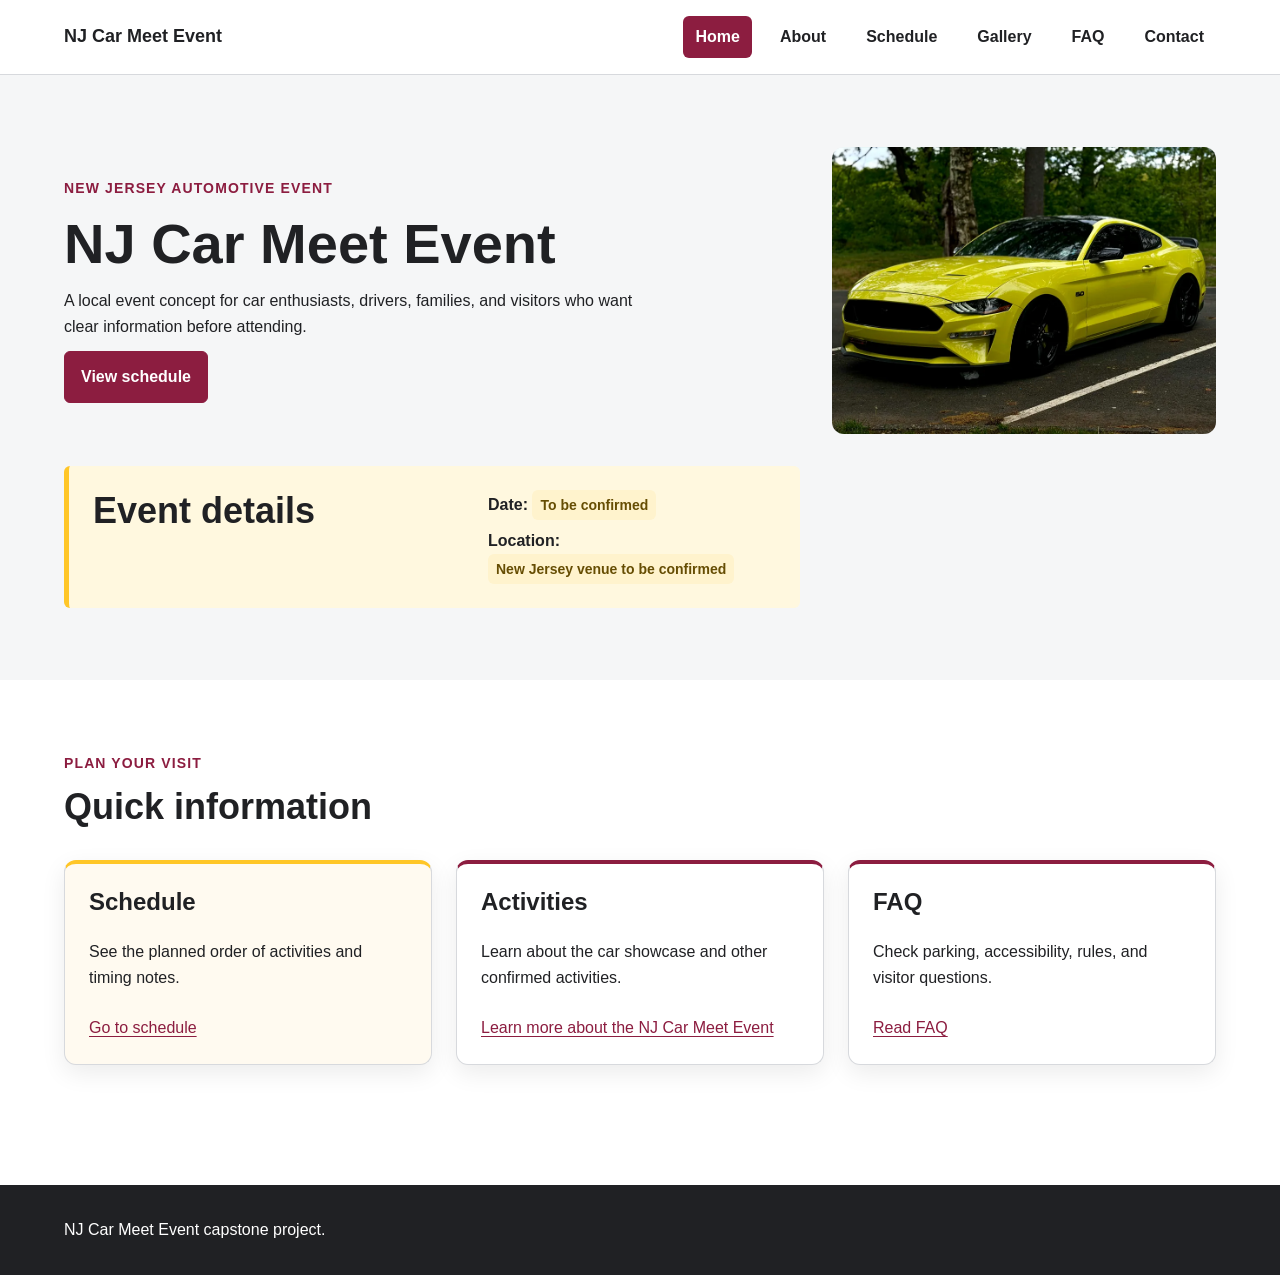
<file: index.html>
<!DOCTYPE html>

<html lang="en">
<head>
<meta charset="utf-8"/>
<meta content="width=device-width, initial-scale=1" name="viewport"/>
<title>NJ Car Meet Event | Home</title>
<meta content="Explore the NJ Car Meet Event, a local event concept with a draft schedule, car-focused activities, and visitor information." name="description"/><link href="https://jeanfortuna.github.io/nj-car-meet-event/" rel="canonical"/><meta content="NJ Car Meet Event" property="og:title"/><meta content="A local event concept for car enthusiasts, drivers, families, and visitors who want clear information before attending." property="og:description"/><meta content="https://jeanfortuna.github.io/nj-car-meet-event/" property="og:url"/><meta content="website" property="og:type"/><meta content="https://jeanfortuna.github.io/nj-car-meet-event/assets/images/mustang-wide-883.webp" property="og:image"/><meta content="883" property="og:image:width"/><meta content="660" property="og:image:height"/><meta content="Yellow Mustang GT parked outdoors with trees in the background" property="og:image:alt"/><link href="css/styles.css" rel="stylesheet"/>
<script type="application/ld+json">
{
  "@context": "https://schema.org",
  "@type": "WebPage",
  "name": "NJ Car Meet Event",
  "description": "A local event concept for car enthusiasts, drivers, families, and visitors who want clear information before attending.",
  "url": "https://jeanfortuna.github.io/nj-car-meet-event/",
  "image": "https://jeanfortuna.github.io/nj-car-meet-event/assets/images/mustang-wide-883.webp"
}
</script></head>
<body>
<a class="skip-link" href="#main-content">Skip to main content</a>
<header class="site-header">
<div class="container site-header__inner">
<a class="site-logo" href="index.html">NJ Car Meet Event</a>
<nav aria-label="Main navigation">
<ul class="site-nav__list">
<li><a aria-current="page" class="site-nav__link" href="index.html">Home</a></li>
<li><a class="site-nav__link" href="about.html">About</a></li>
<li><a class="site-nav__link" href="schedule.html">Schedule</a></li>
<li><a class="site-nav__link" href="gallery.html">Gallery</a></li>
<li><a class="site-nav__link" href="faq.html">FAQ</a></li>
<li><a class="site-nav__link" href="contact.html">Contact</a></li>
</ul>
</nav>
</div>
</header>
<main id="main-content">
<section class="hero">
<div class="container hero__grid">
<div class="u-stack-sm">
<p class="page-heading__eyebrow">New Jersey automotive event</p>
<h1>NJ Car Meet Event</h1>
<p>A local event concept for car enthusiasts, drivers, families, and visitors who want clear information before attending.</p>
<p><a class="button" href="schedule.html">View schedule</a></p>
</div>
<figure class="hero-media">
<img alt="Yellow Mustang GT parked outdoors with trees in the background" fetchpriority="high" height="660" sizes="(min-width: 64rem) 50vw, 100vw" src="assets/images/mustang-wide-883.webp" srcset="assets/images/mustang-wide-480.webp 480w, assets/images/mustang-wide-883.webp 883w" width="883"/>
</figure>
<div class="event-details-shell">
<div class="event-details">
<h2>Event details</h2>
<div class="event-details__facts">
<p><strong>Date:</strong> <span class="status" data-status="pending">To be confirmed</span></p>
<p><strong>Location:</strong> <span class="status" data-status="pending">New Jersey venue to be confirmed</span></p>
</div>
</div>
</div>
</div>
</section>
<section class="section">
<div class="container">
<div class="page-heading">
<p class="page-heading__eyebrow">Plan your visit</p>
<h2>Quick information</h2>
</div>
<div class="grid grid--cards">
<article class="event-card event-card--featured">
<h3>Schedule</h3>
<p>See the planned order of activities and timing notes.</p>
<a href="schedule.html">Go to schedule</a>
</article>
<article class="event-card">
<h3>Activities</h3>
<p>Learn about the car showcase and other confirmed activities.</p>
<a href="about.html">Learn more about the NJ Car Meet Event</a>
</article>
<article class="event-card">
<h3>FAQ</h3>
<p>Check parking, accessibility, rules, and visitor questions.</p>
<a href="faq.html">Read FAQ</a>
</article>
</div>
</div>
</section>
</main>
<footer class="site-footer">
<div class="container">
<p>NJ Car Meet Event capstone project.</p>
</div>
</footer>
</body>
</html>
</file>
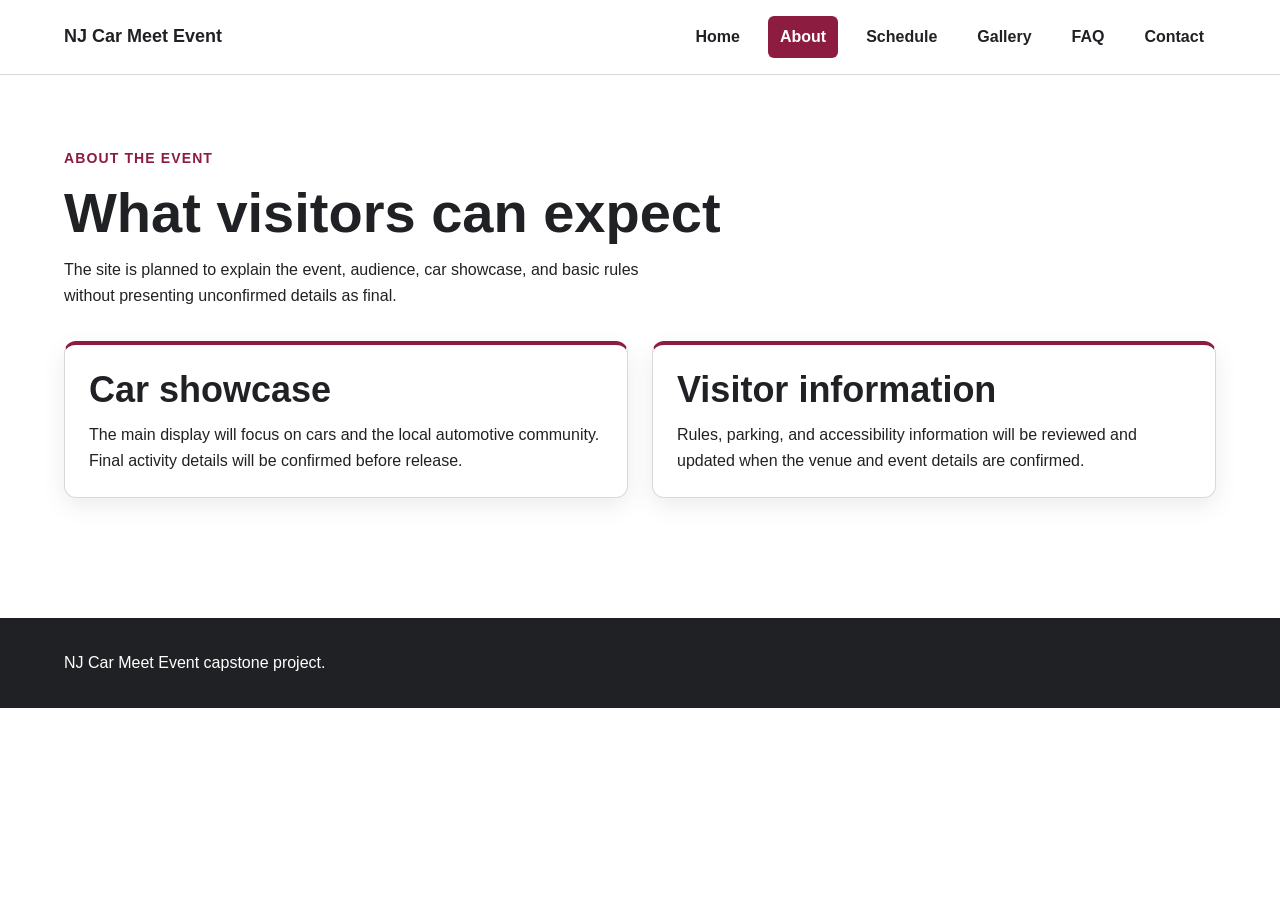
<file: about.html>
<!DOCTYPE html>

<html lang="en">
<head>
<meta charset="utf-8"/>
<meta content="width=device-width, initial-scale=1" name="viewport"/>
<title>NJ Car Meet Event | About</title>
<meta content="Learn what visitors can expect from the NJ Car Meet Event, including the car showcase and visitor information still being confirmed." name="description"/><link href="https://jeanfortuna.github.io/nj-car-meet-event/about.html" rel="canonical"/><link href="css/styles.css" rel="stylesheet"/>
</head>
<body>
<a class="skip-link" href="#main-content">Skip to main content</a>
<header class="site-header"><div class="container site-header__inner"><a class="site-logo" href="index.html">NJ Car Meet Event</a><nav aria-label="Main navigation"><ul class="site-nav__list"><li><a class="site-nav__link" href="index.html">Home</a></li><li><a aria-current="page" class="site-nav__link" href="about.html">About</a></li><li><a class="site-nav__link" href="schedule.html">Schedule</a></li><li><a class="site-nav__link" href="gallery.html">Gallery</a></li><li><a class="site-nav__link" href="faq.html">FAQ</a></li><li><a class="site-nav__link" href="contact.html">Contact</a></li></ul></nav></div></header>
<main class="section" id="main-content"><div class="container"><div class="page-heading"><p class="page-heading__eyebrow">About the event</p><h1>What visitors can expect</h1><p>The site is planned to explain the event, audience, car showcase, and basic rules without presenting unconfirmed details as final.</p></div><div class="grid grid--two"><article class="event-card"><h2>Car showcase</h2><p>The main display will focus on cars and the local automotive community. Final activity details will be confirmed before release.</p></article><article class="event-card"><h2>Visitor information</h2><p>Rules, parking, and accessibility information will be reviewed and updated when the venue and event details are confirmed.</p></article></div></div></main>
<footer class="site-footer"><div class="container"><p>NJ Car Meet Event capstone project.</p></div></footer>
</body></html>
</file>
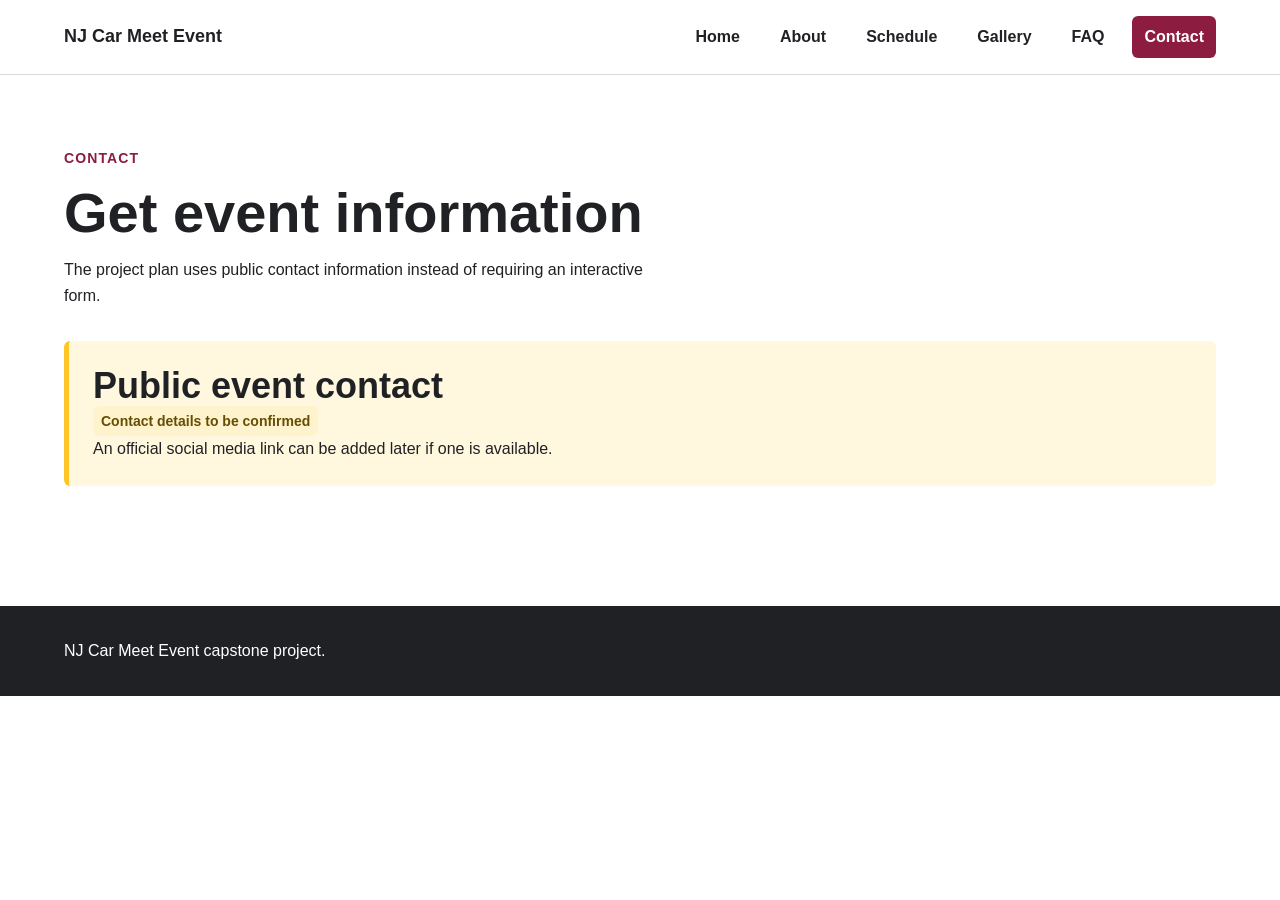
<file: contact.html>
<!DOCTYPE html>

<html lang="en">
<head><meta charset="utf-8"/><meta content="width=device-width, initial-scale=1" name="viewport"/><title>NJ Car Meet Event | Contact</title><meta content="Review the NJ Car Meet Event contact plan, including public event contact information that is still to be confirmed." name="description"/><link href="https://jeanfortuna.github.io/nj-car-meet-event/contact.html" rel="canonical"/><link href="css/styles.css" rel="stylesheet"/></head>
<body>
<a class="skip-link" href="#main-content">Skip to main content</a>
<header class="site-header"><div class="container site-header__inner"><a class="site-logo" href="index.html">NJ Car Meet Event</a><nav aria-label="Main navigation"><ul class="site-nav__list"><li><a class="site-nav__link" href="index.html">Home</a></li><li><a class="site-nav__link" href="about.html">About</a></li><li><a class="site-nav__link" href="schedule.html">Schedule</a></li><li><a class="site-nav__link" href="gallery.html">Gallery</a></li><li><a class="site-nav__link" href="faq.html">FAQ</a></li><li><a aria-current="page" class="site-nav__link" href="contact.html">Contact</a></li></ul></nav></div></header>
<main class="section" id="main-content"><div class="container"><div class="page-heading"><p class="page-heading__eyebrow">Contact</p><h1>Get event information</h1><p>The project plan uses public contact information instead of requiring an interactive form.</p></div><div class="callout"><h2>Public event contact</h2><p><span class="status" data-status="pending">Contact details to be confirmed</span></p><p>An official social media link can be added later if one is available.</p></div></div></main>
<footer class="site-footer"><div class="container"><p>NJ Car Meet Event capstone project.</p></div></footer>
</body></html>
</file>
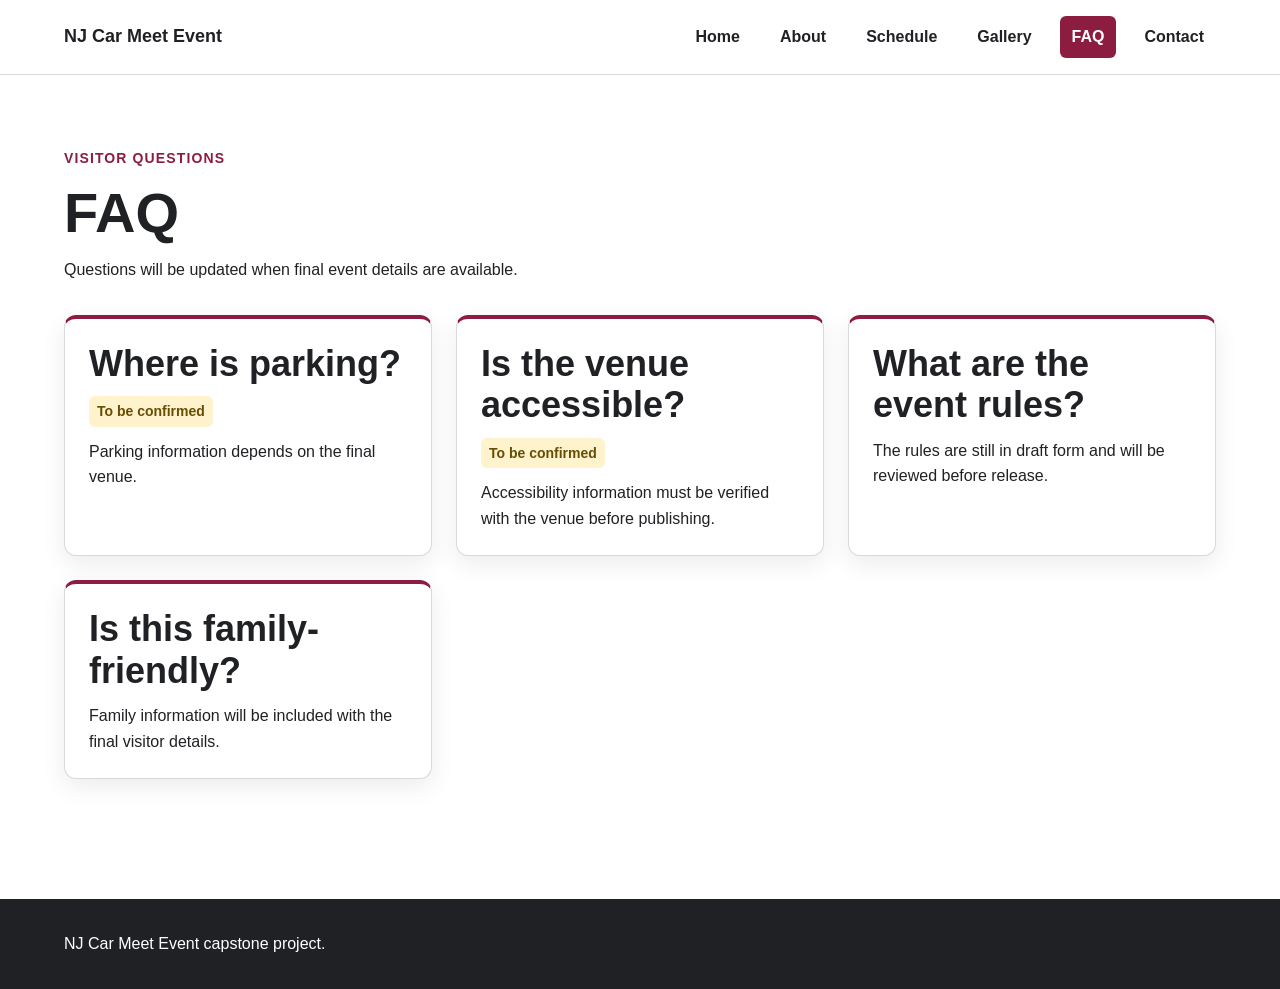
<file: faq.html>
<!DOCTYPE html>

<html lang="en">
<head><meta charset="utf-8"/><meta content="width=device-width, initial-scale=1" name="viewport"/><title>NJ Car Meet Event | FAQ</title><meta content="Read visitor questions about parking, accessibility, event rules, and family information for the NJ Car Meet Event." name="description"/><link href="https://jeanfortuna.github.io/nj-car-meet-event/faq.html" rel="canonical"/><link href="css/styles.css" rel="stylesheet"/></head>
<body>
<a class="skip-link" href="#main-content">Skip to main content</a>
<header class="site-header"><div class="container site-header__inner"><a class="site-logo" href="index.html">NJ Car Meet Event</a><nav aria-label="Main navigation"><ul class="site-nav__list"><li><a class="site-nav__link" href="index.html">Home</a></li><li><a class="site-nav__link" href="about.html">About</a></li><li><a class="site-nav__link" href="schedule.html">Schedule</a></li><li><a class="site-nav__link" href="gallery.html">Gallery</a></li><li><a aria-current="page" class="site-nav__link" href="faq.html">FAQ</a></li><li><a class="site-nav__link" href="contact.html">Contact</a></li></ul></nav></div></header>
<main class="section" id="main-content"><div class="container"><div class="page-heading"><p class="page-heading__eyebrow">Visitor questions</p><h1>FAQ</h1><p>Questions will be updated when final event details are available.</p></div><div class="grid grid--two"><article class="event-card"><h2>Where is parking?</h2><p><span class="status" data-status="pending">To be confirmed</span></p><p>Parking information depends on the final venue.</p></article><article class="event-card"><h2>Is the venue accessible?</h2><p><span class="status" data-status="pending">To be confirmed</span></p><p>Accessibility information must be verified with the venue before publishing.</p></article><article class="event-card"><h2>What are the event rules?</h2><p>The rules are still in draft form and will be reviewed before release.</p></article><article class="event-card"><h2>Is this family-friendly?</h2><p>Family information will be included with the final visitor details.</p></article></div></div></main>
<footer class="site-footer"><div class="container"><p>NJ Car Meet Event capstone project.</p></div></footer>
</body></html>
</file>
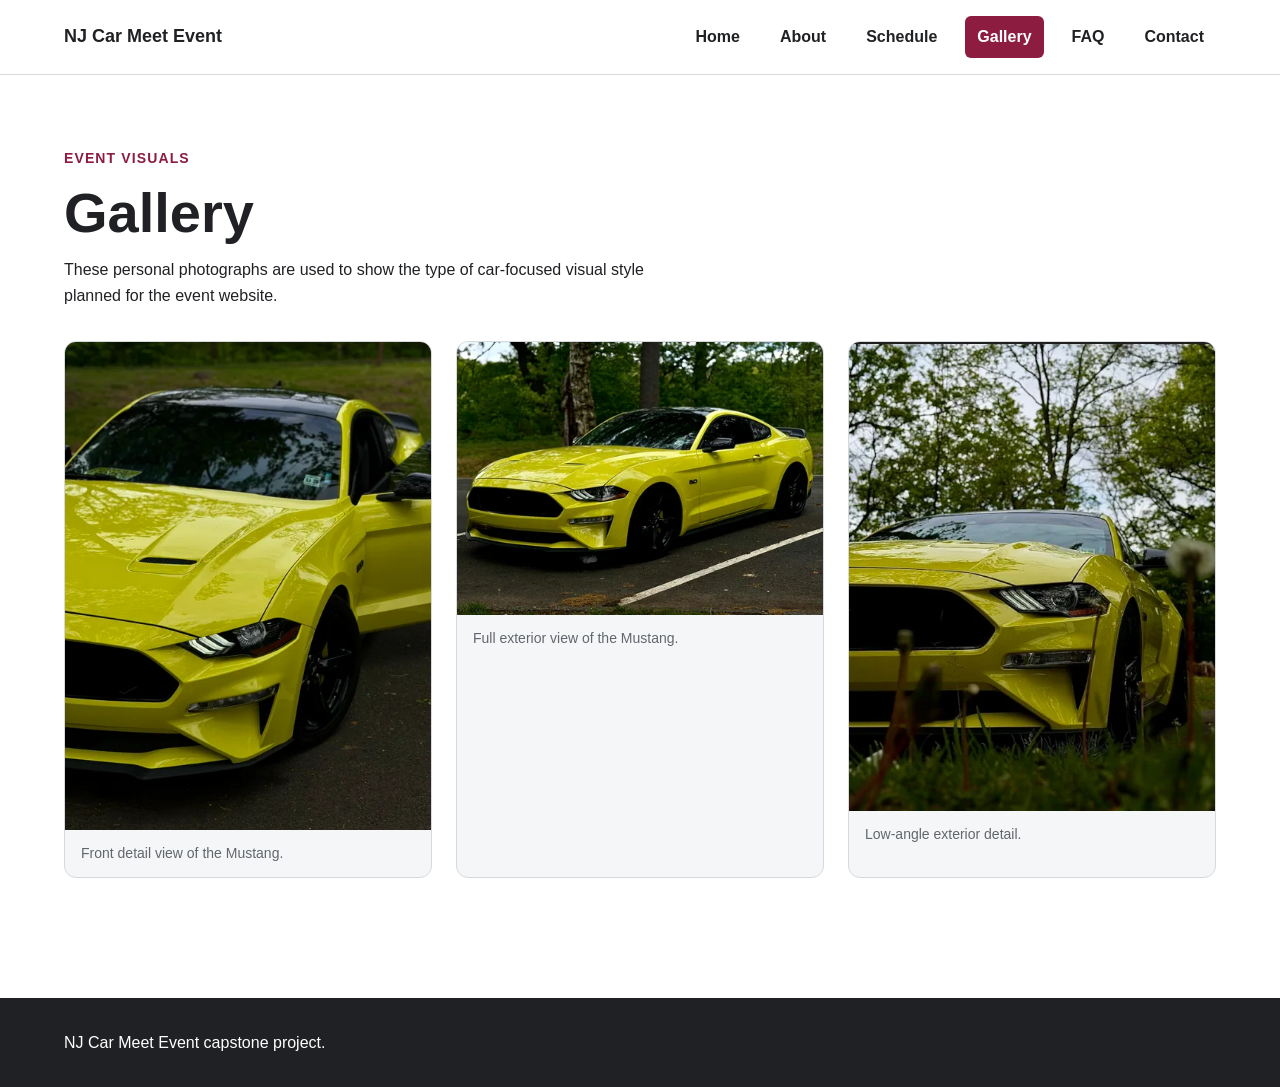
<file: gallery.html>
<!DOCTYPE html>

<html lang="en">
<head>
<meta charset="utf-8"/>
<meta content="width=device-width, initial-scale=1" name="viewport"/>
<title>NJ Car Meet Event | Gallery</title>
<meta content="View personal Mustang photographs used to show the car-focused visual style planned for the NJ Car Meet Event website." name="description"/><link href="https://jeanfortuna.github.io/nj-car-meet-event/gallery.html" rel="canonical"/><link href="css/styles.css" rel="stylesheet"/>
</head>
<body>
<a class="skip-link" href="#main-content">Skip to main content</a>
<header class="site-header"><div class="container site-header__inner"><a class="site-logo" href="index.html">NJ Car Meet Event</a><nav aria-label="Main navigation"><ul class="site-nav__list"><li><a class="site-nav__link" href="index.html">Home</a></li><li><a class="site-nav__link" href="about.html">About</a></li><li><a class="site-nav__link" href="schedule.html">Schedule</a></li><li><a aria-current="page" class="site-nav__link" href="gallery.html">Gallery</a></li><li><a class="site-nav__link" href="faq.html">FAQ</a></li><li><a class="site-nav__link" href="contact.html">Contact</a></li></ul></nav></div></header>
<main class="section" id="main-content">
<div class="container">
<div class="page-heading">
<p class="page-heading__eyebrow">Event visuals</p>
<h1>Gallery</h1>
<p>These personal photographs are used to show the type of car-focused visual style planned for the event website.</p>
</div>
<div class="grid grid--cards">
<figure class="media-block">
<img alt="Front three-quarter view of a yellow Mustang GT with the driver door open" decoding="async" height="661" loading="lazy" sizes="(min-width: 64rem) 33vw, (min-width: 48rem) 50vw, 100vw" src="assets/images/mustang-front-495.webp" srcset="assets/images/mustang-front-320.webp 320w, assets/images/mustang-front-495.webp 495w" width="495"/>
<figcaption>Front detail view of the Mustang.</figcaption>
</figure>
<figure class="media-block">
<img alt="Yellow Mustang GT parked diagonally in an outdoor parking space" decoding="async" height="660" loading="lazy" sizes="(min-width: 64rem) 33vw, (min-width: 48rem) 50vw, 100vw" src="assets/images/mustang-wide-883.webp" srcset="assets/images/mustang-wide-480.webp 480w, assets/images/mustang-wide-883.webp 883w" width="883"/>
<figcaption>Full exterior view of the Mustang.</figcaption>
</figure>
<figure class="media-block">
<img alt="Low-angle front view of a yellow Mustang GT photographed through grass" decoding="async" height="667" loading="lazy" sizes="(min-width: 64rem) 33vw, (min-width: 48rem) 50vw, 100vw" src="assets/images/mustang-low-angle-520.webp" srcset="assets/images/mustang-low-angle-320.webp 320w, assets/images/mustang-low-angle-520.webp 520w" width="520"/>
<figcaption>Low-angle exterior detail.</figcaption>
</figure>
</div>
</div>
</main>
<footer class="site-footer"><div class="container"><p>NJ Car Meet Event capstone project.</p></div></footer>
</body>
</html>
</file>
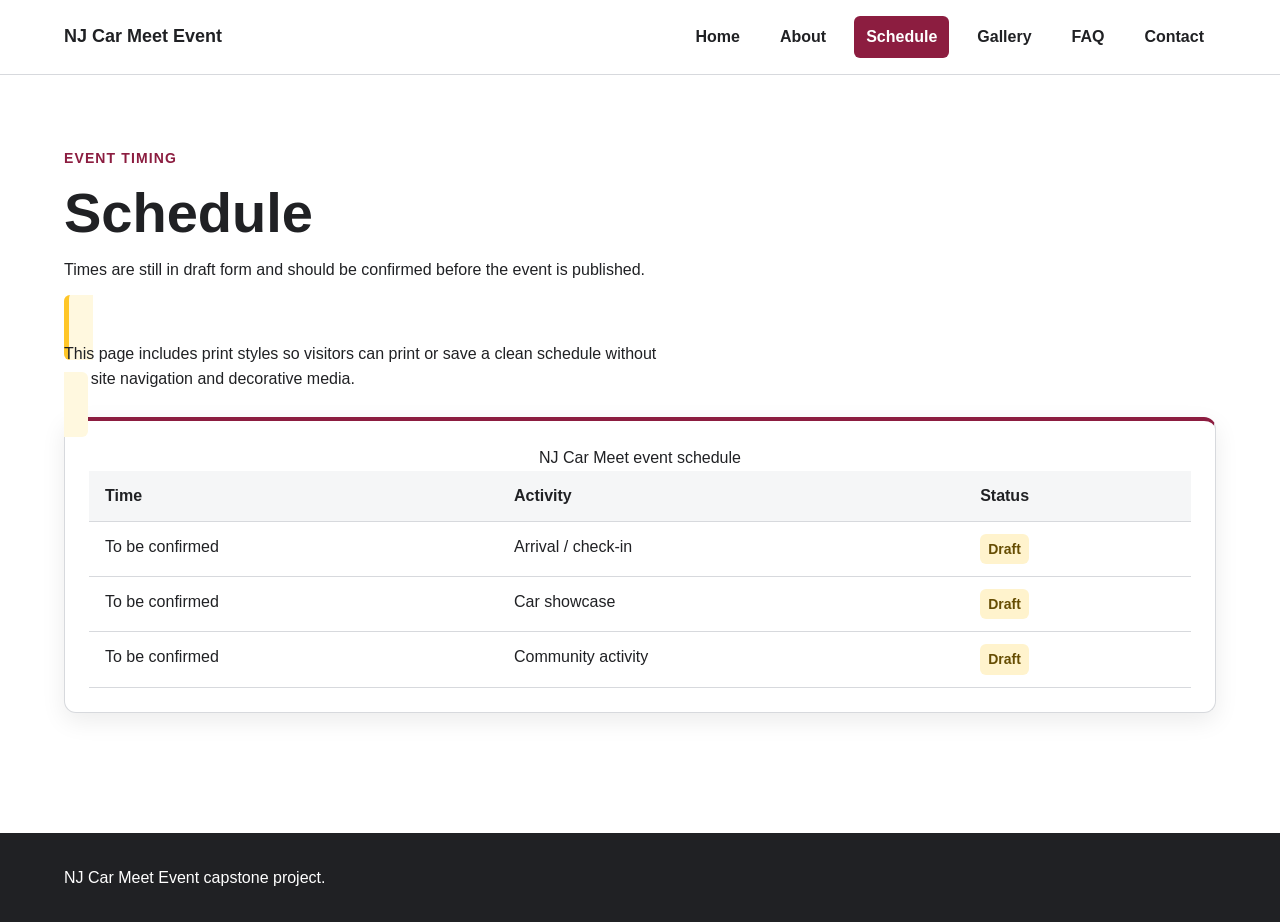
<file: schedule.html>
<!DOCTYPE html>

<html lang="en">
<head>
<meta charset="utf-8"/>
<meta content="width=device-width, initial-scale=1" name="viewport"/>
<title>NJ Car Meet Event | Schedule</title>
<meta content="View the draft NJ Car Meet Event schedule for arrival and check-in, the car showcase, and community activity." name="description"/><link href="https://jeanfortuna.github.io/nj-car-meet-event/schedule.html" rel="canonical"/><link href="css/styles.css" rel="stylesheet"/>
</head>
<body>
<a class="skip-link" href="#main-content">Skip to main content</a>
<header class="site-header"><div class="container site-header__inner"><a class="site-logo" href="index.html">NJ Car Meet Event</a><nav aria-label="Main navigation"><ul class="site-nav__list"><li><a class="site-nav__link" href="index.html">Home</a></li><li><a class="site-nav__link" href="about.html">About</a></li><li><a aria-current="page" class="site-nav__link" href="schedule.html">Schedule</a></li><li><a class="site-nav__link" href="gallery.html">Gallery</a></li><li><a class="site-nav__link" href="faq.html">FAQ</a></li><li><a class="site-nav__link" href="contact.html">Contact</a></li></ul></nav></div></header>
<main class="section" id="main-content"><div class="container"><div class="page-heading"><p class="page-heading__eyebrow">Event timing</p><h1>Schedule</h1><p>Times are still in draft form and should be confirmed before the event is published.</p></div><div class="callout u-no-print"><p>This page includes print styles so visitors can print or save a clean schedule without the site navigation and decorative media.</p></div><div class="event-card"><table class="schedule-table"><caption>NJ Car Meet event schedule</caption><thead><tr><th scope="col">Time</th><th scope="col">Activity</th><th scope="col">Status</th></tr></thead><tbody><tr><td>To be confirmed</td><td>Arrival / check-in</td><td><span class="status" data-status="pending">Draft</span></td></tr><tr><td>To be confirmed</td><td>Car showcase</td><td><span class="status" data-status="pending">Draft</span></td></tr><tr><td>To be confirmed</td><td>Community activity</td><td><span class="status" data-status="pending">Draft</span></td></tr></tbody></table></div></div></main>
<footer class="site-footer"><div class="container"><p>NJ Car Meet Event capstone project.</p></div></footer>
</body></html>
</file>
<file: css/styles.css>
/* NJ Car Meet Event - Responsive Layout Extension */

@layer reset, base, layout, components, utilities, states, overrides;

@layer reset {
  *, *::before, *::after {
    box-sizing: border-box;
  }

  html {
    scroll-behavior: smooth;
  }

  body,
  h1,
  h2,
  h3,
  p,
  ul,
  ol,
  figure {
    margin: 0;
  }

  ul,
  ol {
    padding: 0;
  }

  img {
    display: block;
    max-inline-size: 100%;
    block-size: auto;
  }
}

@layer base {
  :root {
    /* Color tokens */
    --color-brand: #8c1d40;
    --color-brand-strong: #65152e;
    --color-accent: #ffc627;
    --color-text: #202124;
    --color-muted: #62666d;
    --color-surface: #ffffff;
    --color-surface-soft: #f5f6f7;
    --color-border: #d7d9dd;
    --color-focus: #005fcc;

    /* Type tokens */
    --font-body: Arial, Helvetica, sans-serif;
    --font-heading: Arial, Helvetica, sans-serif;
    --text-sm: 0.875rem;
    --text-base: 1rem;
    --text-lg: 1.125rem;
    --text-xl: 1.5rem;
    --text-2xl: clamp(2rem, 5vw, 3.5rem);
    --line-body: 1.6;
    --line-heading: 1.15;
    --measure: 68ch;

    /* Spacing tokens */
    --space-1: 0.25rem;
    --space-2: 0.5rem;
    --space-3: 0.75rem;
    --space-4: 1rem;
    --space-5: 1.5rem;
    --space-6: 2rem;
    --space-7: 3rem;
    --space-8: 4rem;
    --section-space: clamp(2.5rem, 6vw, 4.5rem);

    /* Shape and layout tokens */
    --border-thin: 1px solid var(--color-border);
    --radius-sm: 0.375rem;
    --radius-md: 0.75rem;
    --shadow-card: 0 0.5rem 1.5rem rgb(0 0 0 / 0.08);
    --content-max: 72rem;

    /* Focus token */
    --focus-ring: 3px solid var(--color-focus);
    --focus-offset: 3px;
  }

  body {
    min-block-size: 100vh;
    background: var(--color-surface);
    color: var(--color-text);
    font-family: var(--font-body);
    font-size: var(--text-base);
    line-height: var(--line-body);
  }

  h1,
  h2,
  h3 {
    color: var(--color-text);
    font-family: var(--font-heading);
    line-height: var(--line-heading);
  }

  h1 {
    font-size: var(--text-2xl);
  }

  h2 {
    font-size: clamp(1.5rem, 3vw, 2.25rem);
  }

  h3 {
    font-size: var(--text-xl);
  }

  p {
    max-inline-size: var(--measure);
  }

  a {
    color: var(--color-brand);
    text-underline-offset: 0.18em;
  }

  a:hover {
    color: var(--color-brand-strong);
  }
}

@layer layout {
  .container {
    inline-size: min(100% - 2rem, var(--content-max));
    margin-inline: auto;
  }

  .site-header {
    border-block-end: var(--border-thin);
    background: var(--color-surface);
  }

  .site-header__inner {
    display: flex;
    flex-direction: column;
    gap: var(--space-4);
    padding-block: var(--space-4);
  }

  .site-nav__list {
    display: flex;
    flex-wrap: wrap;
    gap: var(--space-2) var(--space-4);
    list-style: none;
  }

  .hero {
    padding-block: var(--section-space);
    background: var(--color-surface-soft);
  }

  .hero__grid {
    display: grid;
    gap: var(--space-6);
  }

  .section {
    padding-block: var(--section-space);
  }

  .section + .section {
    border-block-start: var(--border-thin);
  }

  .grid {
    display: grid;
    gap: var(--space-5);
  }

  /* Intrinsic card layout: columns appear only when each card has enough room. */
  .grid--cards {
    grid-template-columns: repeat(auto-fit, minmax(min(100%, 16rem), 1fr));
  }

  /* Second meaningful grid: content column stays flexible and never gets too narrow. */
  .grid--two {
    grid-template-columns: repeat(auto-fit, minmax(min(100%, 22rem), 1fr));
  }

  .site-footer {
    margin-block-start: var(--space-7);
    padding-block: var(--space-6);
    background: var(--color-text);
    color: var(--color-surface);
  }

  /* Content-driven breakpoint: navigation fits comfortably on one line here. */
  @media (min-width: 48rem) {
    .site-header__inner {
      flex-direction: row;
      align-items: center;
      justify-content: space-between;
    }
  }

  /* Content-driven breakpoint: hero copy and event details both have useful reading width. */
  @media (min-width: 64rem) {
    .hero__grid {
      grid-template-columns: minmax(0, 2fr) fit-content(24rem);
      align-items: center;
    }
  }
}

@layer components {
  .site-logo {
    color: var(--color-text);
    font-size: var(--text-lg);
    font-weight: 800;
    text-decoration: none;
  }

  .site-nav__link {
    display: inline-block;
    padding-block: var(--space-2);
    padding-inline: var(--space-3);
    border-radius: var(--radius-sm);
    color: var(--color-text);
    font-weight: 700;
    text-decoration: none;
  }

  .button {
    display: inline-block;
    padding-block: 0.75rem;
    padding-inline: 1rem;
    border: 1px solid var(--color-brand);
    border-radius: var(--radius-sm);
    background: var(--color-brand);
    color: var(--color-surface);
    font: inherit;
    font-weight: 700;
    text-decoration: none;
    cursor: pointer;
  }

  .button--secondary {
    background: transparent;
    color: var(--color-brand);
  }

  .event-card {
    --card-accent: var(--color-brand);
    --card-surface: var(--color-surface);

    padding: var(--space-5);
    border: var(--border-thin);
    border-block-start: 0.3rem solid var(--card-accent);
    border-radius: var(--radius-md);
    background: var(--card-surface);
    box-shadow: var(--shadow-card);
  }

  .event-card--featured {
    --card-accent: var(--color-accent);
    --card-surface: #fffaf0;
  }

  .event-card > * + * {
    margin-block-start: var(--space-3);
  }

  /* This wrapper makes the event-details component respond to its own width. */
  .event-details-shell {
    container-type: inline-size;
  }

  .event-details {
    display: grid;
    gap: var(--space-4);
    padding: var(--space-5);
    border-inline-start: 0.35rem solid var(--color-accent);
    border-radius: var(--radius-sm);
    background: #fff8df;
  }

  .event-details__facts {
    display: grid;
    gap: var(--space-2);
  }

  @container (min-width: 26rem) {
    .event-details {
      grid-template-columns: minmax(0, 1fr) fit-content(18rem);
      align-items: start;
    }
  }

  .callout {
    padding: var(--space-5);
    border-inline-start: 0.35rem solid var(--color-accent);
    border-radius: var(--radius-sm);
    background: #fff8df;
  }

  .page-heading {
    display: grid;
    gap: var(--space-3);
    margin-block-end: var(--space-6);
  }

  .page-heading__eyebrow {
    color: var(--color-brand);
    font-size: var(--text-sm);
    font-weight: 800;
    letter-spacing: 0.08em;
    text-transform: uppercase;
  }

  .media-block {
    overflow: hidden;
    border: var(--border-thin);
    border-radius: var(--radius-md);
    background: var(--color-surface-soft);
  }

  .media-block__placeholder {
    display: grid;
    min-block-size: 13rem;
    place-items: center;
    padding: var(--space-5);
    color: var(--color-muted);
    font-weight: 700;
    text-align: center;
  }

  .schedule-table {
    inline-size: 100%;
    border-collapse: collapse;
  }

  .schedule-table th,
  .schedule-table td {
    padding-block: var(--space-3);
    padding-inline: var(--space-4);
    border-block-end: var(--border-thin);
    text-align: start;
    vertical-align: top;
  }

  .schedule-table th {
    background: var(--color-surface-soft);
  }

  .resource-list {
    display: grid;
    gap: var(--space-3);
    padding-inline-start: 1.25rem;
  }

  .status {
    display: inline-block;
    padding-block: var(--space-1);
    padding-inline: var(--space-2);
    border-radius: var(--radius-sm);
    font-size: var(--text-sm);
    font-weight: 800;
  }

  .status[data-status="pending"] {
    background: #fff3cd;
    color: #664d03;
  }

  .site-footer a {
    color: var(--color-surface);
  }
}

/*
  Progressive enhancement for aligned card rows.
  Without subgrid, the normal event-card layout above is still fully usable.
*/
@supports (grid-template-rows: subgrid) {
  @layer components {
    .grid--cards > .event-card {
      display: grid;
      grid-row: span 3;
      grid-template-rows: subgrid;
    }

    .grid--cards > .event-card > * + * {
      margin-block-start: 0;
    }
  }
}

@layer utilities {
  .u-visually-hidden {
    position: absolute;
    inline-size: 1px;
    block-size: 1px;
    overflow: hidden;
    clip-path: inset(50%);
    white-space: nowrap;
  }

  .u-text-center {
    text-align: center;
  }

  .u-stack-sm > * + * {
    margin-block-start: var(--space-3);
  }

  .u-no-print {
    display: initial;
  }
}

@layer states {
  .skip-link {
    position: fixed;
    inset-block-start: var(--space-3);
    inset-inline-start: var(--space-3);
    z-index: 1000;
    padding: var(--space-2) var(--space-4);
    border-radius: var(--radius-sm);
    background: var(--color-surface);
    color: var(--color-brand-strong);
    font-weight: 700;
    transform: translateY(-200%);
  }

  .skip-link:focus-visible {
    transform: translateY(0);
  }

  :where(a, button):focus-visible {
    outline: var(--focus-ring);
    outline-offset: var(--focus-offset);
  }

  .site-nav__link:hover {
    background: var(--color-surface-soft);
  }

  .site-nav__link[aria-current="page"] {
    background: var(--color-brand);
    color: var(--color-surface);
  }

  .button:hover {
    background: var(--color-brand-strong);
    border-color: var(--color-brand-strong);
    color: var(--color-surface);
  }

  .button--secondary:hover {
    background: var(--color-surface-soft);
    color: var(--color-brand-strong);
  }
}

@layer overrides {
  /* Intentional one-off exceptions belong here. */
}

/* Preference query: users who reduce motion should not get smooth scrolling. */
@media (prefers-reduced-motion: reduce) {
  html {
    scroll-behavior: auto;
  }
}

@media print {
  @page {
    margin: 0.6in;
  }

  body {
    background: #ffffff;
    color: #000000;
    font-size: 11pt;
  }

  .site-header,
  .site-footer,
  .button,
  .media-block,
  .u-no-print {
    display: none !important;
  }

  .container {
    inline-size: 100%;
    max-inline-size: none;
  }

  .hero,
  .section {
    padding-block: 0.5rem;
    background: #ffffff;
  }

  .event-card,
  .callout,
  .event-details {
    break-inside: avoid;
    box-shadow: none;
  }

  .schedule-table {
    font-size: 10.5pt;
  }

  .schedule-table th,
  .schedule-table td {
    border-color: #777777;
  }

  a[href^="http"]::after,
  a[href^="mailto:"]::after {
    content: " (" attr(href) ")";
    font-size: 9pt;
  }
}


/* Module 4 media optimization */
.hero-media {
  overflow: hidden;
  border-radius: var(--radius-md);
  background: var(--color-surface-soft);
}

.hero-media img,
.media-block img {
  inline-size: 100%;
  block-size: auto;
}

.hero-media img {
  aspect-ratio: 883 / 660;
  object-fit: cover;
}

.media-block img {
  object-fit: cover;
}

.media-block figcaption {
  padding: var(--space-3) var(--space-4);
  color: var(--color-muted);
  font-size: var(--text-sm);
}

/* The same photo composition remains useful at narrow and wide widths,
   so separate art-direction crops are not needed for this build. */
</file>
